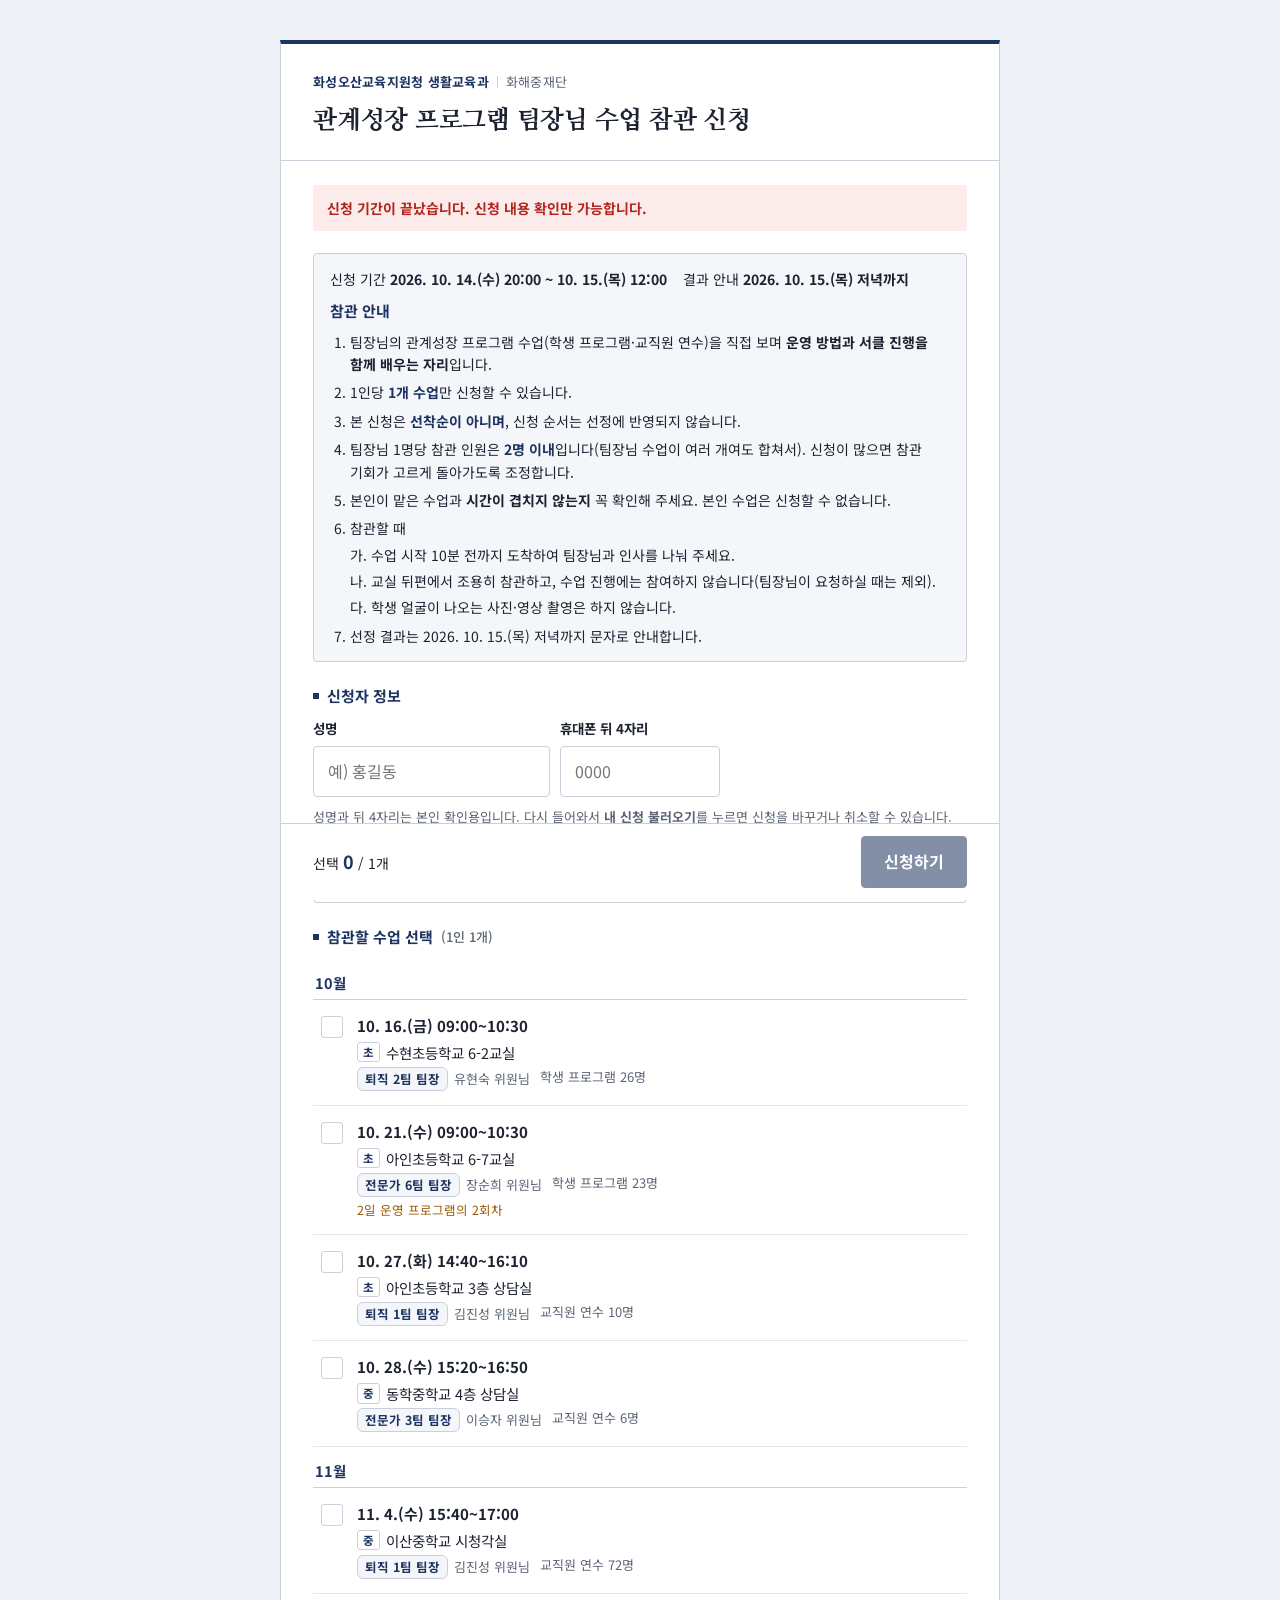
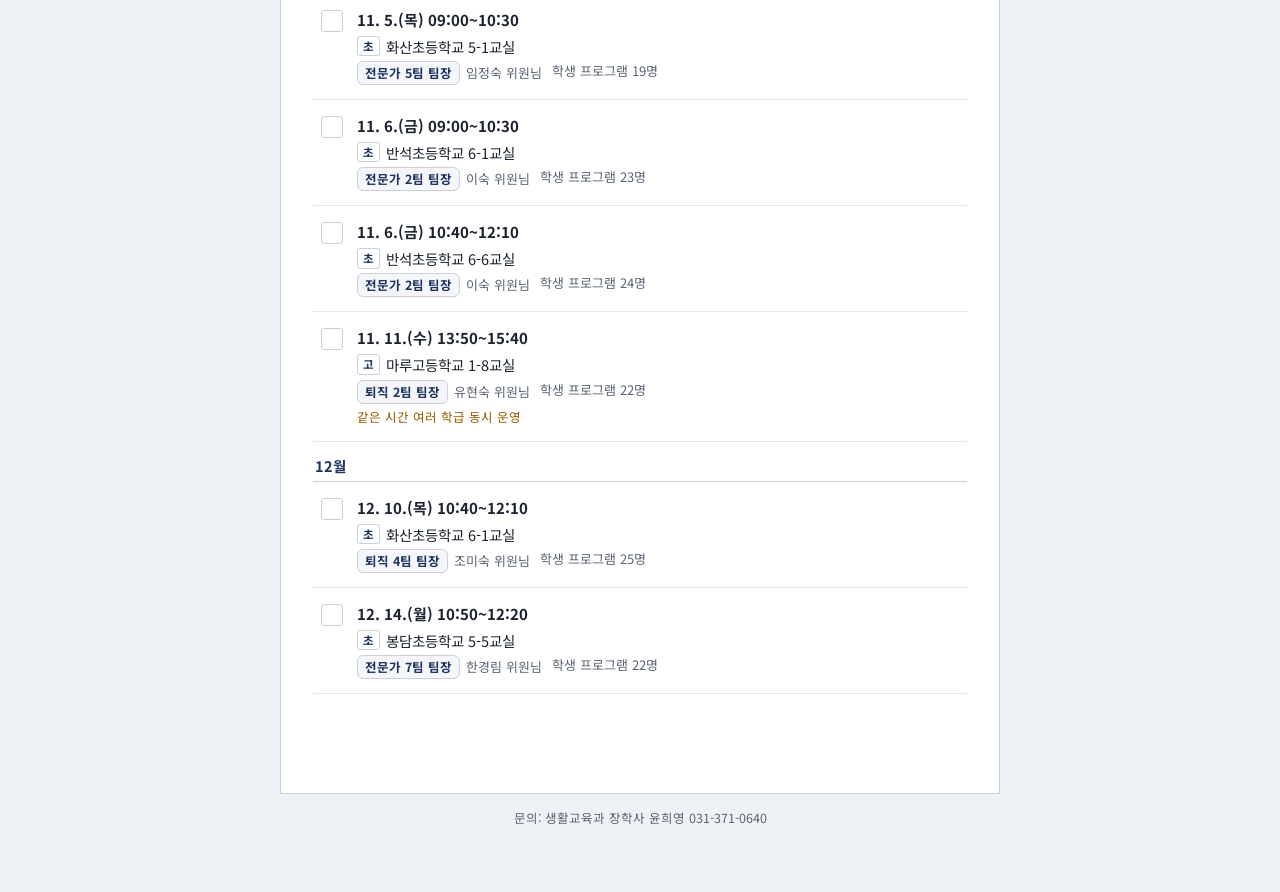
<file: index.html>
<!doctype html>
<html lang="ko">
<head>
<meta charset="utf-8">
<meta name="viewport" content="width=device-width,initial-scale=1,viewport-fit=cover">
<meta name="robots" content="noindex,nofollow">
<title>팀장님 수업 참관 신청</title>
<link rel="preconnect" href="https://fonts.googleapis.com">
<link rel="preconnect" href="https://fonts.gstatic.com" crossorigin>
<link rel="stylesheet" href="https://fonts.googleapis.com/css2?family=Nanum+Myeongjo:wght@700;800&family=Noto+Sans+KR:wght@400;500;700;800&display=swap">
<link rel="stylesheet" href="style.css">
<script src="config.js"></script>
<script src="programs.js"></script>
<script src="common.js"></script>
<script src="api.js"></script>
</head>
<body>

<div id="demo" class="demo msg warn" hidden>미리보기 모드입니다. 신청 내용은 이 기기에만 임시 저장됩니다.</div>

<main class="sheet">
  <header class="sheet-head">
    <div class="org"><b id="org"></b><span class="sep"></span><span id="dept"></span></div>
    <h1 id="title"></h1>
  </header>

  <div class="sheet-body" id="formArea">
    <div id="closed" class="msg closed-banner" hidden></div>

    <section class="guide" aria-labelledby="gTitle">
      <div class="period"><span>신청 기간 <b id="dl"></b></span><span>결과 안내 <b id="rs"></b></span></div>
      <h2 id="gTitle">참관 안내</h2>
      <ol>
        <li>팀장님의 관계성장 프로그램 수업(학생 프로그램·교직원 연수)을 직접 보며 <b>운영 방법과 서클 진행을 함께 배우는 자리</b>입니다.</li>
        <li>1인당 <span class="em">1개 수업</span>만 신청할 수 있습니다.</li>
        <li>본 신청은 <span class="em">선착순이 아니며</span>, 신청 순서는 선정에 반영되지 않습니다.</li>
        <li>팀장님 1명당 참관 인원은 <span class="em" id="g2"></span>입니다(팀장님 수업이 여러 개여도 합쳐서). 신청이 많으면 참관 기회가 고르게 돌아가도록 조정합니다.</li>
        <li>본인이 맡은 수업과 <b>시간이 겹치지 않는지</b> 꼭 확인해 주세요. 본인 수업은 신청할 수 없습니다.</li>
        <li>참관할 때
          <ol>
            <li>가. 수업 시작 10분 전까지 도착하여 팀장님과 인사를 나눠 주세요.</li>
            <li>나. 교실 뒤편에서 조용히 참관하고, 수업 진행에는 참여하지 않습니다(팀장님이 요청하실 때는 제외).</li>
            <li>다. 학생 얼굴이 나오는 사진·영상 촬영은 하지 않습니다.</li>
          </ol>
        </li>
        <li>선정 결과는 <span id="rs2"></span></li>
      </ol>
    </section>

    <section class="block" aria-labelledby="s1">
      <h2 class="sec" id="s1">신청자 정보</h2>
      <div class="who">
        <div class="field"><label for="name">성명</label><input type="text" id="name" maxlength="20" autocomplete="name" placeholder="예) 홍길동"></div>
        <div class="field"><label for="pin">휴대폰 뒤 4자리</label><input type="text" id="pin" inputmode="numeric" pattern="[0-9]*" maxlength="4" autocomplete="off" placeholder="0000"></div>
      </div>
      <p class="hint">성명과 뒤 4자리는 본인 확인용입니다. 다시 들어와서 <b>내 신청 불러오기</b>를 누르면 신청을 바꾸거나 취소할 수 있습니다. 다른 분의 신청 명단과 인원은 공개되지 않습니다.</p>
      <button type="button" class="linkbtn" id="loadBtn">내 신청 불러오기</button>
      <div id="loadMsg" class="msg" hidden></div>
    </section>

    <section class="block" aria-labelledby="s2">
      <h2 class="sec" id="s2">참관할 수업 선택 <span class="hint" style="font-weight:500" id="pickHint"></span></h2>
      <div class="list" id="list"></div>
    </section>

    <div class="bar-sticky">
      <div id="err" class="msg err" role="alert" hidden></div>
      <div id="confirmBox" class="msg warn" hidden>
        <div id="confirmText"></div>
        <div style="display:flex;gap:8px;margin-top:8px;flex-wrap:wrap">
          <button type="button" class="linkbtn" id="cfReplace">새로 고른 내용으로 바꾸기</button>
          <button type="button" class="linkbtn" id="cfLoad">기존 신청 불러오기</button>
        </div>
      </div>
      <div class="bar-row">
        <div class="sum">선택 <b id="selN">0</b> / <span id="maxN"></span>개</div>
        <button type="button" class="btn" id="submitBtn">신청하기</button>
      </div>
    </div>
  </div>

  <div class="sheet-body" id="doneArea" hidden>
    <div class="done">
      <div class="mark"><svg width="26" height="26" viewBox="0 0 24 24" fill="none" stroke="#1f7a4d" stroke-width="2.6" stroke-linecap="round" stroke-linejoin="round"><path d="M5 12.5l4.5 4.5L19 7.5"/></svg></div>
      <h2 id="doneTitle">신청되었습니다</h2>
      <p id="doneWho"></p>
    </div>
    <ul class="recap" id="recap"></ul>
    <p class="hint">선정 결과는 10. 15.(목) 저녁까지 문자로 안내드립니다. 마감 전까지는 다른 수업으로 바꾸거나 취소할 수 있습니다.</p>
    <button type="button" class="btn ghost" id="again">신청 내용 고치기</button>
    <button type="button" class="btn ghost danger" id="cancelBtn">신청 취소</button>
    <div id="cancelBox" class="msg warn" hidden>
      참관 신청을 모두 취소할까요? 취소한 자리는 다른 분이 신청할 수 있습니다.
      <div style="display:flex;gap:8px;margin-top:8px"><button type="button" class="linkbtn danger" id="cancelYes">취소하기</button><button type="button" class="linkbtn" id="cancelNo">그대로 두기</button></div>
    </div>
  </div>
</main>

<p class="foot" id="foot"></p>

<script>
(function(){
  const I = window.INFO, P = window.PROGRAMS, $ = id => document.getElementById(id), esc = U.esc;
  $("org").textContent = I.org; $("dept").textContent = I.dept; $("title").textContent = I.title;
  $("dl").textContent = I.periodText; $("rs").textContent = I.resultText.replace(/ 문자로 안내$/, "");
  $("rs2").textContent = I.resultText + "합니다.";
  $("g2").textContent = I.cap + "명 이내";
  $("pickHint").textContent = "(1인 1개)"; $("maxN").textContent = I.maxPick;
  if (I.contact) $("foot").textContent = "문의: " + I.contact;
  if (API.isDemo()) $("demo").hidden = false;

  const notYet = () => Date.now() < new Date(I.start).getTime();
  const ended = () => Date.now() > new Date(I.deadline).getTime();
  const closed = () => notYet() || ended();

  let counts = {}, sel = new Set(), mineSlots = new Set(), loadedFor = null;
  const check = '<svg viewBox="0 0 24 24" fill="none" stroke="#fff" stroke-width="3.2" stroke-linecap="round" stroke-linejoin="round"><path d="M5 12.5l4.5 4.5L19 7.5"/></svg>';
  const T = id => P.find(p => p.id === id).teacher;

  function render(){
    const items = [...P].sort((a,b) => U.firstKey(a).localeCompare(U.firstKey(b)));
    let html = "", last = "";
    items.forEach(p => {
      const m = p.dates[0].slice(0,7);
      if (m !== last){ last = m; html += `<div class="group-h"><b>${+m.slice(5)}월</b><span></span></div>`; }
      const on = sel.has(p.id);
      const dis = closed();
      html += `<label class="item${on ? " on" : ""}" for="c_${p.id}">
        <input type="checkbox" id="c_${p.id}" value="${p.id}" ${on ? "checked" : ""} ${dis ? "disabled" : ""}>
        <span class="box" aria-hidden="true">${check}</span>
        <span class="it-main">
          <span class="it-when">${esc(U.whenText(p))}</span>
          <span class="it-school"><span class="lv">${esc(p.lv)}</span>${esc(p.school)} ${esc(p.place)}</span>
          <span class="it-meta"><span><span class="tl">${esc(p.team)} 팀장</span>${esc(p.teacher)} 위원님</span><span>${p.aud === "교직원" ? "교직원 연수" : "학생 프로그램"} ${esc(p.n)}명</span></span>
          ${p.note ? `<span class="it-note">${esc(p.note)}</span>` : ""}
        </span>
      </label>`;
    });
    $("list").innerHTML = html;
    $("selN").textContent = sel.size;
  }

  $("list").addEventListener("change", e => {
    if (e.target.type !== "checkbox") return;
    const id = e.target.value;
    if (e.target.checked){
      const p = P.find(x => x.id === id);
      if (norm($("name").value) === norm(p.teacher)){ e.target.checked = false; showErr("본인이 운영하는 수업은 참관 신청할 수 없습니다."); return; }
      sel = new Set([id]);   // 1인 1개: 다른 수업을 누르면 바뀜
    } else sel.delete(id);
    showErr(""); $("confirmBox").hidden = true; render();
  });
  $("pin").addEventListener("input", e => { e.target.value = e.target.value.replace(/\D/g, "").slice(0,4); });

  const norm = s => String(s || "").replace(/\s+/g, "");
  function who(){
    const name = $("name").value.trim(), pin = $("pin").value.trim();
    if (name.length < 2) return { error:"성명을 입력해 주세요.", focus:"name" };
    if (!/^\d{4}$/.test(pin)) return { error:"휴대폰 뒤 4자리를 숫자로 입력해 주세요.", focus:"pin" };
    return { name, pin };
  }
  function showErr(t){ $("err").textContent = t; $("err").hidden = !t; }
  function msg(el, kind, t){ el.className = "msg " + kind; el.textContent = t; el.hidden = !t; }
  // 신청 인원은 화면에 표시하지 않습니다(관리자 화면에서만 확인)

  async function loadMine(){
    const w = who(); if (w.error){ msg($("loadMsg"), "err", w.error); $(w.focus).focus(); return; }
    $("loadBtn").disabled = true;
    try {
      const r = await API.mine(w.name, w.pin);
      loadedFor = w.name + "|" + w.pin;
      if (r.found){
        mineSlots = new Set(r.record.slots); sel = new Set(r.record.slots.filter(id => P.some(p => p.id === id)));
        msg($("loadMsg"), "ok", `${w.name} 님의 신청 ${sel.size}건을 불러왔습니다. 바꾼 뒤 신청하기를 누르세요.`);
      } else { mineSlots = new Set(); msg($("loadMsg"), "warn", "이 성명과 번호로 신청한 내역이 없습니다. 새로 신청해 주세요."); }
      render();
    } catch(e){ msg($("loadMsg"), "err", "불러오지 못했습니다. 잠시 뒤 다시 눌러 주세요. (" + e.message + ")"); }
    finally { $("loadBtn").disabled = false; }
  }
  $("loadBtn").addEventListener("click", loadMine);
  $("cfLoad").addEventListener("click", () => { $("confirmBox").hidden = true; loadMine(); });

  async function doSubmit(force){
    showErr("");
    if (notYet()){ showErr("신청은 " + I.periodText.split("~")[0].trim() + "부터 가능합니다."); return; }
    if (ended()){ showErr("신청 기간이 끝났습니다."); return; }
    const w = who(); if (w.error){ showErr(w.error); $(w.focus).focus(); return; }
    if (!sel.size){ showErr("참관할 수업을 1개 이상 골라 주세요."); return; }
    const own = P.filter(p => sel.has(p.id) && norm(p.teacher) === norm(w.name));
    if (own.length){ showErr("본인이 운영하는 수업은 참관 신청할 수 없습니다."); return; }
    const btn = $("submitBtn"); btn.disabled = true; btn.textContent = "확인 중…";
    try {
      if (!force && loadedFor !== w.name + "|" + w.pin){
        const r = await API.mine(w.name, w.pin);
        if (r.found){
          mineSlots = new Set(r.record.slots);
          $("confirmText").textContent = `${w.name} 님은 이미 참관 신청을 하셨습니다. 지금 고른 수업으로 바꿀까요, 아니면 기존 신청을 불러올까요?`;
          $("confirmBox").hidden = false; return;
        }
      }
      btn.textContent = "신청하는 중…";
      const slots = P.filter(p => sel.has(p.id)).map(p => p.id);
      const res = await API.submit(w.name, w.pin, slots);
      loadedFor = w.name + "|" + w.pin; mineSlots = new Set(slots);
      done(w, slots, res.updated);
    } catch(e){
      if (e.full && e.full.length){
        e.full.forEach(id => sel.delete(id)); render();
        const names = e.full.map(id => { const p = P.find(x => x.id === id); return p ? p.teacher + " 팀장님(" + U.whenText(p) + " " + p.school + ")" : id; });
        showErr("방금 참관 인원이 다 찬 팀장님 수업이 있어 선택에서 뺐습니다: " + names.join(", ") + ". 다른 수업을 골라 다시 신청해 주세요.");
      } else showErr("신청하지 못했습니다. 인터넷 연결을 확인하고 다시 눌러 주세요. (" + e.message + ")");
    } finally { btn.disabled = closed(); btn.textContent = "신청하기"; }
  }
  $("submitBtn").addEventListener("click", () => doSubmit(false));
  $("cfReplace").addEventListener("click", () => { $("confirmBox").hidden = true; loadedFor = $("name").value.trim() + "|" + $("pin").value.trim(); doSubmit(true); });

  function done(w, slots, updated){
    $("doneTitle").textContent = updated ? "신청 내용이 바뀌었습니다" : "신청되었습니다";
    $("doneWho").textContent = `${w.name} 님 · 참관 신청`;
    $("recap").innerHTML = P.filter(p => slots.includes(p.id)).sort((a,b) => U.firstKey(a).localeCompare(U.firstKey(b)))
      .map(p => `<li><b>${esc(U.whenText(p))}</b><br>${esc(p.school)} ${esc(p.place)} · ${esc(p.teacher)} 팀장님 ${p.aud === "교직원" ? "교직원 연수" : "학생 프로그램"}</li>`).join("");
    $("formArea").hidden = true; $("doneArea").hidden = false; $("cancelBox").hidden = true; window.scrollTo({ top:0 });
  }
  $("again").addEventListener("click", () => { $("doneArea").hidden = true; $("formArea").hidden = false; render(); });
  $("cancelBtn").addEventListener("click", () => { $("cancelBox").hidden = false; });
  $("cancelNo").addEventListener("click", () => { $("cancelBox").hidden = true; });
  $("cancelYes").addEventListener("click", async () => {
    const w = who(); if (w.error) return;
    $("cancelYes").disabled = true;
    try {
      await API.cancel(w.name, w.pin);
      sel = new Set(); mineSlots = new Set(); loadedFor = null;
      $("doneArea").hidden = true; $("formArea").hidden = false;
      msg($("loadMsg"), "ok", "참관 신청을 취소했습니다."); render(); window.scrollTo({ top:0 });
    } catch(e){ $("cancelBox").textContent = "취소하지 못했습니다. (" + e.message + ")"; }
    finally { $("cancelYes").disabled = false; }
  });

  if (closed()){
    $("closed").textContent = notYet()
      ? "신청은 " + I.periodText.split("~")[0].trim() + "부터 가능합니다. 지금은 수업 목록만 미리 볼 수 있습니다."
      : "신청 기간이 끝났습니다. 신청 내용 확인만 가능합니다.";
    $("closed").hidden = false; $("submitBtn").disabled = true; $("cancelBtn").hidden = true;
    if (notYet()) setTimeout(() => location.reload(), Math.min(new Date(I.start).getTime() - Date.now() + 1500, 2147483000));
  }
  render();
})();
</script>
</body>
</html>
</file>
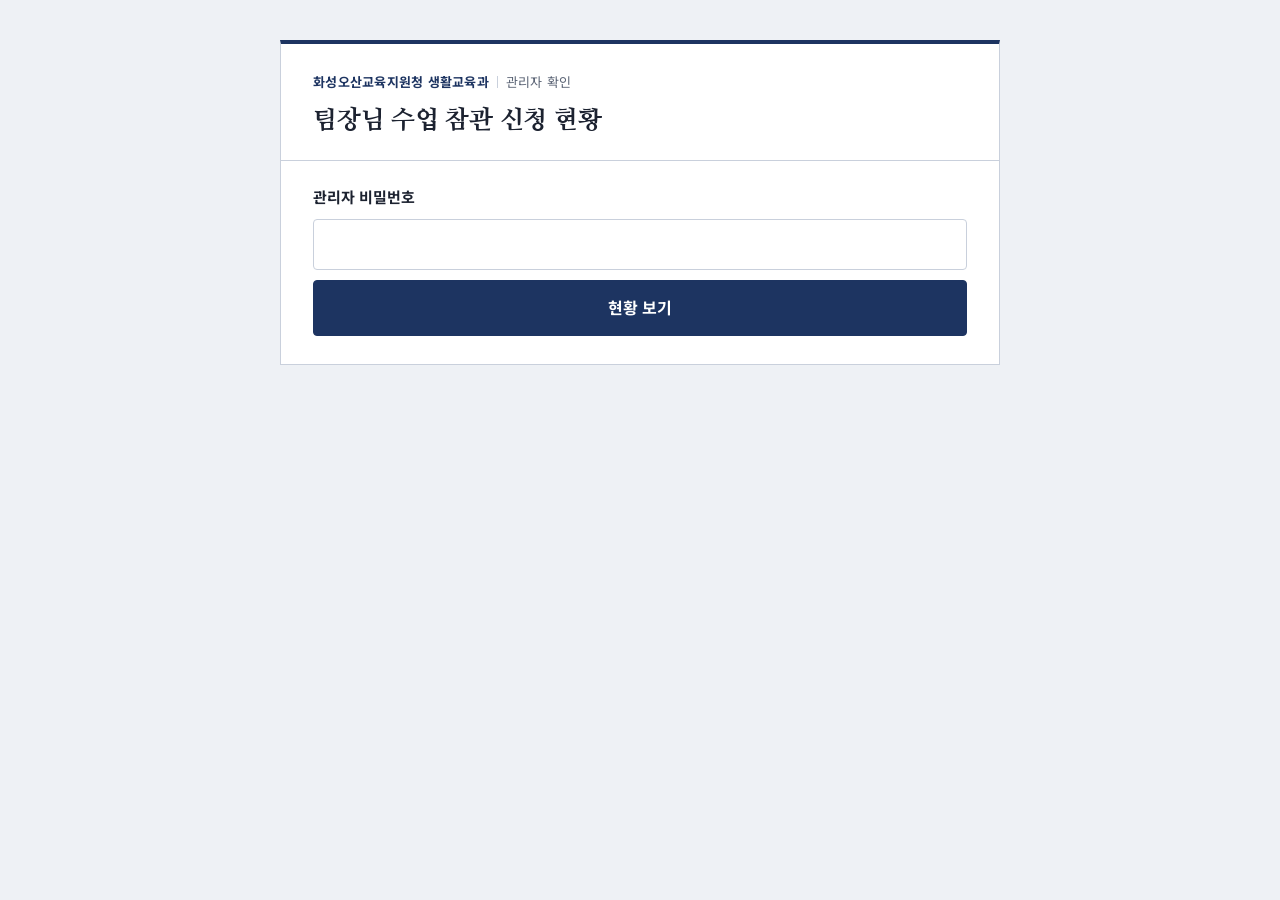
<file: admin.html>
<!doctype html>
<html lang="ko">
<head>
<meta charset="utf-8">
<meta name="viewport" content="width=device-width,initial-scale=1,viewport-fit=cover">
<meta name="robots" content="noindex,nofollow">
<title>참관 신청 현황</title>
<link rel="preconnect" href="https://fonts.googleapis.com">
<link rel="preconnect" href="https://fonts.gstatic.com" crossorigin>
<link rel="stylesheet" href="https://fonts.googleapis.com/css2?family=Nanum+Myeongjo:wght@700;800&family=Noto+Sans+KR:wght@400;500;700;800&display=swap">
<link rel="stylesheet" href="style.css">
<script src="config.js"></script>
<script src="programs.js"></script>
<script src="common.js"></script>
<script src="api.js"></script>
</head>
<body>
<div id="demo" class="demo msg warn" hidden>미리보기 모드입니다. 이 기기에서 낸 신청만 보입니다.</div>
<main class="sheet">
  <header class="sheet-head">
    <div class="org"><b id="org"></b><span class="sep"></span><span>관리자 확인</span></div>
    <h1>팀장님 수업 참관 신청 현황</h1>
  </header>
  <div class="sheet-body" id="loginArea">
    <form id="login" class="block" novalidate>
      <label class="label" for="key">관리자 비밀번호</label>
      <input type="password" id="key" autocomplete="current-password">
      <div id="loginErr" class="msg err" role="alert" hidden></div>
      <button type="submit" class="btn" id="loginBtn">현황 보기</button>
    </form>
  </div>
  <div class="sheet-body" id="resultArea" hidden>
    <div class="stat">
      <span>신청자 <b id="nP">0</b>명</span>
      <span>신청 <b id="nA">0</b>건</span>
      <span>2명 넘는 팀장 <b id="nF">0</b>명</span>
      <span>갱신 <b id="upd">-</b></span>
    </div>
    <div class="tabs" role="tablist">
      <button type="button" class="tab" id="vP" aria-selected="true">수업별</button>
      <button type="button" class="tab" id="vM" aria-selected="false">사람별</button>
    </div>
    <section id="byProg" class="block"><div class="summary" id="progList"></div></section>
    <section id="byPerson" class="block" hidden><div class="tablewrap"><table id="pTable"></table></div></section>
    <div id="copyMsg" class="msg ok" hidden></div>
    <div class="toolbar">
      <button type="button" class="btn ghost" id="refresh">새로고침</button>
      <button type="button" class="btn ghost" id="copy">엑셀용 복사</button>
    </div>
    <textarea id="copyText" readonly hidden style="width:100%;min-height:160px;font:inherit;font-size:12px;padding:10px"></textarea>
  </div>
</main>
<script>
(function(){
  const P = [...window.PROGRAMS].sort((a,b) => U.firstKey(a).localeCompare(U.firstKey(b))), I = window.INFO, $ = id => document.getElementById(id), esc = U.esc;
  $("org").textContent = I.org;
  if (API.isDemo()) $("demo").hidden = false;
  let key = ""; try { key = sessionStorage.getItem("hwahae_observe_admin") || ""; } catch(e){}
  let rows = [];
  async function load(){
    const b = $("loginBtn"); b.disabled = true; b.textContent = "불러오는 중…";
    try {
      rows = (await API.list(key)).rows || [];
      try { sessionStorage.setItem("hwahae_observe_admin", key); } catch(e){}
      $("loginArea").hidden = true; $("resultArea").hidden = false; render();
    } catch(e){ $("loginErr").textContent = e.message; $("loginErr").hidden = false; }
    finally { b.disabled = false; b.textContent = "현황 보기"; }
  }
  function byProg(){ const by = {}; P.forEach(p => by[p.id] = []); rows.forEach(r => r.slots.forEach(id => by[id] && by[id].push(r))); return by; }
  function render(){
    rows.sort((a,b) => String(a.time).localeCompare(String(b.time)));
    const by = byProg();
    $("nP").textContent = rows.length; $("nA").textContent = rows.reduce((s,r) => s + r.slots.length, 0);
    const tc = {}; P.forEach(p => tc[p.teacher] = (tc[p.teacher] || 0) + by[p.id].length);
    $("nF").textContent = Object.values(tc).filter(n => n > I.cap).length;
    $("upd").textContent = new Date().toLocaleTimeString("ko-KR", { hour:"2-digit", minute:"2-digit" });
    $("progList").innerHTML = P.map(p => { const a = by[p.id];
      return `<div class="adm-item${tc[p.teacher] > I.cap ? " hot" : ""}${a.length ? "" : " none"}">
        <div class="adm-top"><b>${esc(p.id)}</b><span>${esc(p.school)} ${esc(p.place)} · ${esc(p.teacher)} 팀장</span><span class="c">${a.length}명 <small style="color:var(--muted);font-weight:500">(팀장 합계 ${tc[p.teacher]}명 · 선정 ${I.cap}명 이내)</small></span></div>
        <div class="it-meta">${esc(U.whenText(p))}</div>
        <div class="adm-names">${a.length ? a.map(r => `<span>${esc(r.name)} <small>(${esc(r.pin)} · ${esc(String(r.time).slice(5,16).replace("T"," "))})</small></span>`).join("") : "<small>신청 없음</small>"}</div>
      </div>`; }).join("");
    $("pTable").innerHTML = `<thead><tr><th>성명</th><th>뒤4자리</th><th>신청</th><th>참관 수업</th></tr></thead><tbody>` +
      (rows.length ? rows.map(r => `<tr><td>${esc(r.name)}</td><td>${esc(r.pin)}</td><td>${r.slots.length}</td><td class="l">${P.filter(p => r.slots.includes(p.id)).map(p => esc(U.whenText(p) + " " + p.school.replace(/등학교$|학교$/,"") + " " + p.place + "(" + p.teacher + ")")).join("<br>")}</td></tr>`).join("")
        : '<tr><td colspan="4" style="text-align:center;color:var(--muted);padding:20px">아직 신청이 없습니다.</td></tr>') + "</tbody>";
  }
  function tsv(){
    const by = byProg();
    return [["ID","일시","학교","대상","교실","팀장","신청 수","팀장 합계","신청자"].join("\t")].concat((() => { const tc = {}; P.forEach(p => tc[p.teacher] = (tc[p.teacher] || 0) + by[p.id].length); return P.map(p => [p.id, U.whenText(p), p.school, p.aud === "교직원" ? "교직원 연수" : "학생", p.place, p.teacher, by[p.id].length, tc[p.teacher], by[p.id].map(r => r.name).join(", ")].join("\t")); })()).join("\n");
  }
  $("login").addEventListener("submit", e => { e.preventDefault(); $("loginErr").hidden = true; key = $("key").value; load(); });
  $("refresh").addEventListener("click", load);
  $("vP").addEventListener("click", () => { $("vP").setAttribute("aria-selected", true); $("vM").setAttribute("aria-selected", false); $("byProg").hidden = false; $("byPerson").hidden = true; });
  $("vM").addEventListener("click", () => { $("vM").setAttribute("aria-selected", true); $("vP").setAttribute("aria-selected", false); $("byProg").hidden = true; $("byPerson").hidden = false; });
  $("copy").addEventListener("click", () => {
    const t = tsv(), ta = $("copyText");
    navigator.clipboard.writeText(t).then(() => { $("copyMsg").textContent = "수업별 참관 현황을 복사했습니다. 엑셀 A1 칸에 붙여넣으세요."; $("copyMsg").hidden = false; ta.hidden = true; })
      .catch(() => { ta.value = t; ta.hidden = false; ta.select(); $("copyMsg").textContent = "아래 내용을 전체 선택해 복사하세요."; $("copyMsg").hidden = false; });
  });
  if (key || API.isDemo()) load();
})();
</script>
</body>
</html>
</file>
<file: style.css>
/* 공문 서식 느낌: 흰 바탕, 남색 제목띠, 가는 괘선, 숫자는 표 정렬 */
:root{
  --navy:#1d3461;
  --navy-2:#2c4a80;
  --ink:#1c2230;
  --muted:#5b6475;
  --line:#c9d0dc;
  --line-soft:#e3e7ee;
  --paper:#ffffff;
  --ground:#eef1f5;
  --tint:#f4f6fa;
  --ok:#1f7a4d;
  --ok-bg:#e8f4ee;
  --warn:#9a5b00;
  --warn-bg:#fdf3e1;
  --err:#b3261e;
  --sans:"Noto Sans KR","Apple SD Gothic Neo","Malgun Gothic",sans-serif;
  --serif:"Nanum Myeongjo","Noto Serif KR","Batang",serif;
  color-scheme:light;
}
*{box-sizing:border-box}
[hidden]{display:none!important}
html{-webkit-text-size-adjust:100%}
body{margin:0;background:var(--ground);color:var(--ink);font-family:var(--sans);font-size:15px;line-height:1.6;word-break:keep-all;overflow-wrap:anywhere;padding-inline:16px;padding-block:24px 48px}
.sheet{max-width:640px;margin:0 auto;background:var(--paper);border:1px solid var(--line);border-top:4px solid var(--navy)}
.sheet-head{padding:22px 22px 18px;border-bottom:1px solid var(--line)}
.org{display:flex;gap:8px;align-items:center;font-size:13px;color:var(--muted);letter-spacing:.02em}
.org b{color:var(--navy);font-weight:700}
.org .sep{width:1px;height:12px;background:var(--line)}
h1{font-family:var(--serif);font-weight:800;font-size:22px;line-height:1.4;margin:10px 0 0;text-wrap:balance;letter-spacing:-.01em}
.sheet-body{padding:20px 22px 24px;display:grid;gap:22px}

/* 공문식 번호 안내 */
.notice{display:grid;gap:6px;margin:0;padding:0;list-style:none;font-size:14.5px}
.notice li{display:grid;grid-template-columns:1.6em 1fr;gap:2px}
.notice .no{color:var(--navy);font-weight:700}
.notice .sub{grid-column:2;color:var(--muted);font-size:13.5px}

.block{display:grid;gap:10px}
.label{font-weight:700;font-size:15px;display:flex;gap:6px;align-items:baseline}
.label .req{color:var(--err);font-size:13px;font-weight:500}
.hint{font-size:13px;color:var(--muted);margin:0}

input[type=text],input[type=password]{width:100%;font:inherit;font-size:16px;padding:12px 14px;border:1px solid var(--line);border-radius:4px;background:var(--paper);color:var(--ink)}
input[type=text]:focus,input[type=password]:focus{outline:2px solid var(--navy-2);outline-offset:0;border-color:var(--navy-2)}

/* 일시 선택표 */
.slots{border:1px solid var(--line);border-radius:4px;overflow:hidden}
.day{display:grid;grid-template-columns:96px 1fr;border-top:1px solid var(--line)}
.day:first-child{border-top:0}
.day-name{background:var(--tint);padding:12px 10px;font-weight:700;font-size:14px;color:var(--navy);border-right:1px solid var(--line);display:flex;align-items:center;justify-content:center;text-align:center;font-variant-numeric:tabular-nums}
.day-opts{display:grid}
.opt{display:flex;align-items:center;gap:12px;padding:13px 14px;cursor:pointer;border-top:1px solid var(--line-soft);font-variant-numeric:tabular-nums;min-height:52px}
.opt:first-child{border-top:0}
.opt input{position:absolute;opacity:0;pointer-events:none}
.box{flex:none;width:22px;height:22px;border:1.5px solid var(--line);border-radius:3px;display:grid;place-items:center;background:var(--paper)}
.box svg{width:14px;height:14px;opacity:0}
.opt input:checked + .box{background:var(--navy);border-color:var(--navy)}
.opt input:checked + .box svg{opacity:1}
.opt input:focus-visible + .box{outline:2px solid var(--navy-2);outline-offset:2px}
.opt:has(input:checked){background:#eef2f9}
.opt .t{font-size:15.5px;font-weight:500}

.actions{display:grid;gap:10px}
.btn{font:inherit;font-weight:700;font-size:16px;padding:14px 18px;border-radius:4px;border:1px solid var(--navy);background:var(--navy);color:#fff;cursor:pointer;width:100%}
.btn:hover{background:var(--navy-2)}
.btn:disabled{opacity:.55;cursor:default}
.btn.ghost{background:var(--paper);color:var(--navy)}
.btn.ghost:hover{background:var(--tint)}
.btn:focus-visible{outline:2px solid var(--navy-2);outline-offset:2px}

.msg{padding:12px 14px;border-radius:4px;font-size:14px}
.msg.ok{background:var(--ok-bg);color:var(--ok)}
.msg.err{background:#fbeceb;color:var(--err)}
.msg.warn{background:var(--warn-bg);color:var(--warn)}

.done{text-align:center;padding:28px 8px;display:grid;gap:10px;justify-items:center}
.done .mark{width:52px;height:52px;border-radius:50%;background:var(--ok-bg);display:grid;place-items:center}
.done h2{font-family:var(--serif);font-size:19px;margin:0}
.done p{margin:0;color:var(--muted);font-size:14px}
.recap{margin:6px 0 0;padding:0;list-style:none;font-size:14.5px;font-variant-numeric:tabular-nums}

.foot{max-width:640px;margin:14px auto 0;font-size:12.5px;color:var(--muted);text-align:center}
.foot a{color:var(--muted)}
.demo{max-width:640px;margin:0 auto 12px;font-size:13px}

/* 관리자 */
.summary{display:grid;gap:8px}
.row{border:1px solid var(--line);border-radius:4px;padding:12px 14px;display:grid;gap:8px}
.row.best{border-color:var(--navy);box-shadow:inset 3px 0 0 var(--navy)}
.row-top{display:flex;align-items:baseline;gap:10px;flex-wrap:wrap}
.row-when{font-weight:700;font-variant-numeric:tabular-nums}
.row-when span{color:var(--muted);font-weight:500;margin-left:6px}
.pill{font-size:12px;font-weight:700;color:#fff;background:var(--navy);padding:2px 8px;border-radius:999px}
.row-count{margin-left:auto;font-weight:800;font-size:18px;color:var(--navy);font-variant-numeric:tabular-nums}
.row-count small{font-size:13px;color:var(--muted);font-weight:500}
.bar{height:6px;background:var(--line-soft);border-radius:3px;overflow:hidden}
.bar i{display:block;height:100%;background:var(--navy-2)}
.names{font-size:13.5px;color:var(--ink);word-break:keep-all}
.names.none{color:var(--muted)}
.stat{display:flex;gap:16px;flex-wrap:wrap;font-size:14px;color:var(--muted)}
.stat b{color:var(--ink);font-variant-numeric:tabular-nums}
.tablewrap{overflow-x:auto;border:1px solid var(--line);border-radius:4px}
table{border-collapse:collapse;width:100%;min-width:520px;font-size:13.5px;font-variant-numeric:tabular-nums}
th,td{border-bottom:1px solid var(--line-soft);padding:8px 6px;text-align:center;white-space:nowrap}
th{background:var(--tint);color:var(--navy);font-weight:700;font-size:12.5px;line-height:1.35}
td:first-child,th:first-child{text-align:left;padding-left:12px;position:sticky;left:0;background:var(--paper)}
th:first-child{background:var(--tint)}
td.o{color:var(--navy);font-weight:800}
td.x{color:var(--line)}
tfoot td{font-weight:800;background:var(--tint);color:var(--navy)}
tfoot td:first-child{background:var(--tint)}
.toolbar{display:grid;grid-template-columns:1fr 1fr;gap:8px}
h2.sec{font-size:15px;margin:0;color:var(--navy);display:flex;align-items:center;gap:8px}
h2.sec::before{content:"";width:6px;height:6px;background:var(--navy)}

@media (max-width:420px){
  .sheet-head{padding:18px 16px 14px}
  .sheet-body{padding:16px 16px 20px}
  h1{font-size:19.5px}
  .day{grid-template-columns:78px 1fr}
  .day-name{font-size:13px;padding:10px 6px}
}
@media (prefers-reduced-motion:reduce){*{transition:none!important;animation:none!important}}

/* ── 강사 신청 화면 추가 ── */
.sheet{max-width:720px}
.foot,.demo{max-width:720px}
.guide{border:1px solid var(--line);border-radius:4px;background:var(--tint);padding:14px 16px;display:grid;gap:8px}
.guide h2{margin:0;font-size:15px;color:var(--navy)}
.guide ol{margin:0;padding-left:1.4em;display:grid;gap:6px;font-size:14px}
.guide ol ol{list-style:none;padding-left:0;margin-top:4px;gap:4px;color:var(--ink)}
.guide .em{font-weight:700;color:var(--navy)}
.period{display:flex;flex-wrap:wrap;gap:6px 16px;font-size:14px}
.period b{font-variant-numeric:tabular-nums}
.closed-banner{background:#fbeceb;color:var(--err);font-weight:700}

.who{display:grid;grid-template-columns:1fr 120px;gap:10px}
.who .full{grid-column:1/-1}
.field{display:grid;gap:6px;min-width:0}
.field label{font-size:13.5px;font-weight:700}
select{width:100%;font:inherit;font-size:16px;padding:11px 12px;border:1px solid var(--line);border-radius:4px;background:var(--paper);color:var(--ink)}
select:focus{outline:2px solid var(--navy-2);border-color:var(--navy-2)}
.linkbtn{font:inherit;font-size:14px;font-weight:700;color:var(--navy);background:none;border:1px solid var(--line);border-radius:4px;padding:10px 12px;cursor:pointer}
.linkbtn:hover{background:var(--tint)}
.linkbtn:focus-visible{outline:2px solid var(--navy-2);outline-offset:2px}

.tabs{display:grid;grid-template-columns:1fr 1fr;border:1px solid var(--navy);border-radius:4px;overflow:hidden}
.tab{font:inherit;font-weight:700;font-size:15px;padding:11px 8px;border:0;background:var(--paper);color:var(--navy);cursor:pointer}
.tab[aria-selected=true]{background:var(--navy);color:#fff}
.tab small{font-weight:500;opacity:.85;margin-left:4px}
.tab:focus-visible{outline:2px solid var(--navy-2);outline-offset:-4px}
.tools{display:flex;gap:8px;align-items:center;flex-wrap:wrap;font-size:13.5px;color:var(--muted)}
.seg{display:inline-flex;border:1px solid var(--line);border-radius:4px;overflow:hidden}
.seg button{font:inherit;font-size:13px;border:0;background:var(--paper);color:var(--muted);padding:6px 10px;cursor:pointer}
.seg button[aria-pressed=true]{background:var(--tint);color:var(--navy);font-weight:700}
.chk-only{display:inline-flex;gap:6px;align-items:center;cursor:pointer}

.group-h{font-size:13px;font-weight:700;color:var(--muted);padding:12px 2px 4px;display:flex;justify-content:space-between;gap:8px;border-bottom:1px solid var(--line)}
.group-h b{color:var(--navy);font-size:14.5px}
.list{display:grid}
.item{display:grid;grid-template-columns:24px 1fr auto;gap:12px;align-items:start;padding:13px 4px;border-bottom:1px solid var(--line-soft);cursor:pointer}
.item input{position:absolute;opacity:0;pointer-events:none}
.item .box{margin-top:2px}
.item:has(input:checked){background:#eef2f9}
.item input:checked + .box{background:var(--navy);border-color:var(--navy)}
.item input:checked + .box svg{opacity:1}
.item input:focus-visible + .box{outline:2px solid var(--navy-2);outline-offset:2px}
.item.past{opacity:.5;cursor:default}
.it-main{min-width:0;display:grid;gap:3px}
.it-when{font-weight:700;font-size:15px;font-variant-numeric:tabular-nums}
.it-school{font-size:14.5px}
.it-school .lv{display:inline-block;font-size:11.5px;font-weight:700;color:var(--navy);border:1px solid var(--line);border-radius:3px;padding:0 5px;margin-right:6px;vertical-align:1px}
.it-meta{font-size:13px;color:var(--muted);font-variant-numeric:tabular-nums}
.it-note{font-size:12.5px;color:var(--warn)}
.it-side{display:grid;justify-items:end;gap:4px;text-align:right}
.need{font-size:12px;color:var(--muted);white-space:nowrap}
.cnt{font-size:12.5px;font-weight:700;color:var(--navy);background:var(--tint);border:1px solid var(--line);border-radius:999px;padding:1px 9px;white-space:nowrap;font-variant-numeric:tabular-nums}
.cnt.zero{color:var(--muted);font-weight:500}
.warn-chip{font-size:12px;color:var(--warn);font-weight:700}

.bar-sticky{position:sticky;bottom:0;background:var(--paper);border-top:1px solid var(--line);margin:0 -22px -24px;padding:12px 22px calc(12px + env(safe-area-inset-bottom,0px));display:grid;gap:8px;z-index:5}
.bar-row{display:flex;align-items:center;gap:12px}
.bar-row .sum{flex:1;font-size:14px;min-width:0}
.bar-row .sum b{font-size:18px;color:var(--navy);font-variant-numeric:tabular-nums}
.bar-row .btn{width:auto;padding:12px 22px}
.recap li{padding:4px 0;border-bottom:1px solid var(--line-soft);text-align:left}
.danger{color:var(--err);border-color:var(--err)}
@media (max-width:420px){
  .bar-sticky{margin:0 -16px -20px;padding-inline:16px}
  .who{grid-template-columns:1fr 104px}
}

/* 관리자 */
.adm-item{border:1px solid var(--line);border-radius:4px;padding:10px 12px;display:grid;gap:6px}
.adm-item.hot{border-color:var(--navy);box-shadow:inset 3px 0 0 var(--navy)}
.adm-item.none{background:var(--tint)}
.adm-top{display:flex;gap:8px;flex-wrap:wrap;align-items:baseline}
.adm-top .c{margin-left:auto;font-weight:800;color:var(--navy);font-variant-numeric:tabular-nums}
.adm-names{font-size:13.5px;word-break:keep-all}
.adm-names span{display:inline-block;margin:0 8px 2px 0}
.adm-names small{color:var(--muted)}
td.l{text-align:left;white-space:normal;min-width:220px;font-size:12.5px}
.it-meta{display:flex;flex-wrap:wrap;gap:2px 10px;word-break:keep-all}
.it-meta .pl{color:var(--ink)}
.group-h .lv,.it-school .lv{display:inline-block;font-size:11.5px;font-weight:700;color:var(--navy);border:1px solid var(--line);border-radius:3px;padding:0 5px;margin-right:6px;vertical-align:2px}
@media (min-width:760px){
  body{padding-block:40px 64px}
  .sheet-head{padding:28px 32px 22px}
  .sheet-body{padding:24px 32px 28px}
  .bar-sticky{margin:0 -32px -28px;padding-inline:32px}
  h1{font-size:25px}
  .who{grid-template-columns:1fr 160px 1fr}
  .who .full{grid-column:auto}
  .item{padding:14px 8px}
}
.btn.ghost.danger{color:var(--err);border-color:var(--err)}

/* 참관 신청 추가 */
.cnt.full{color:var(--err);background:#fbeceb;border-color:#f0c9c6}
.item.full:not(.on){opacity:.55}
.tl{display:inline-block;font-size:12.5px;font-weight:700;color:var(--navy);background:var(--tint);border:1px solid var(--line);border-radius:6px;padding:1px 7px;margin-right:6px}
</file>
